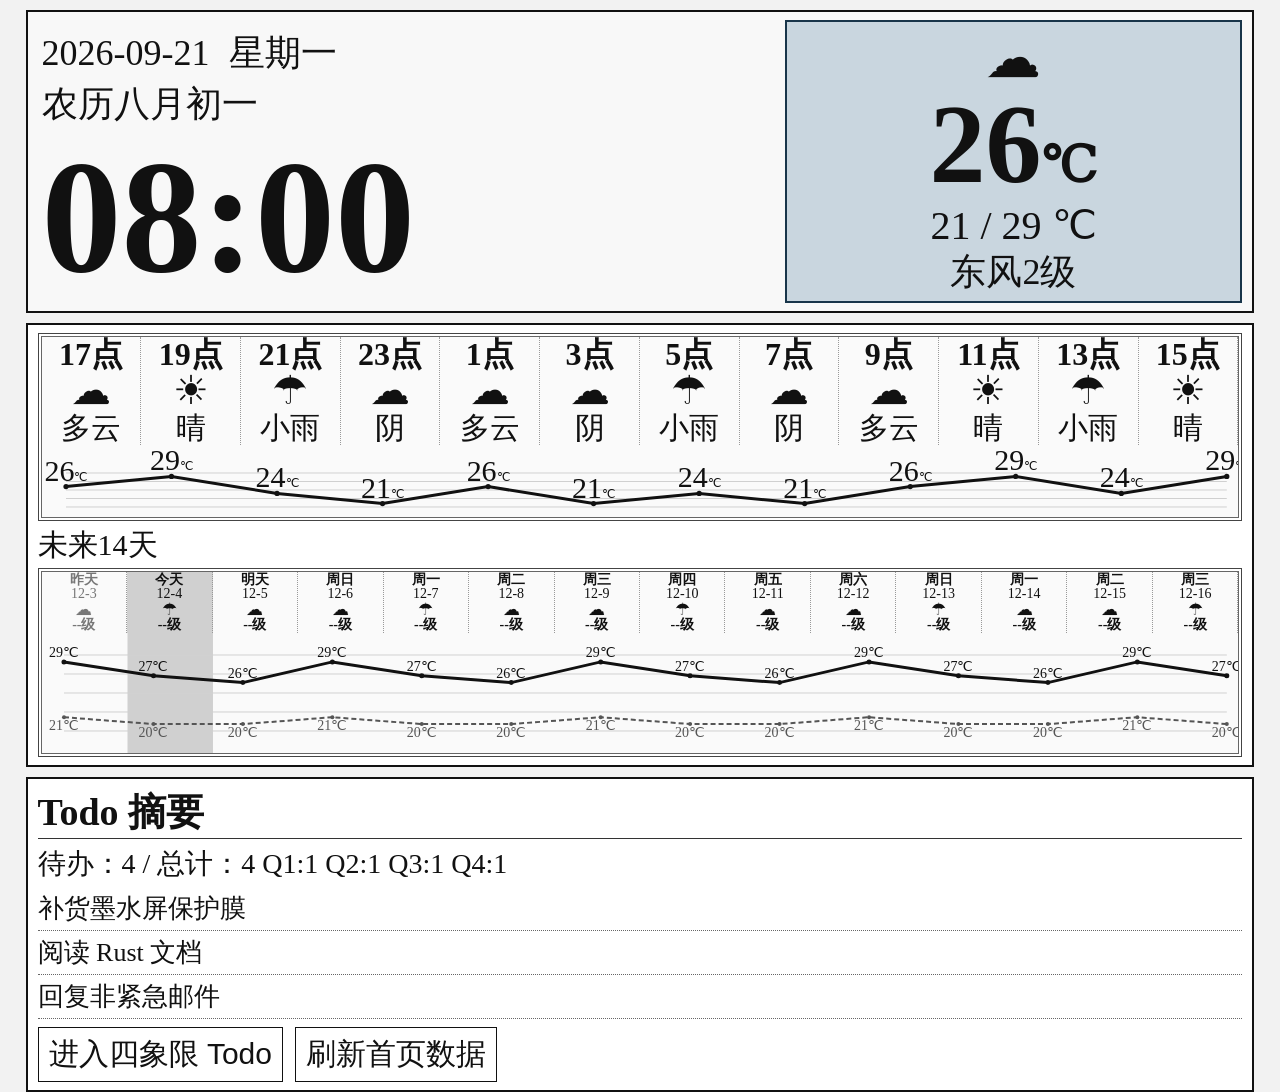
<file: src/content/index.html>
<!DOCTYPE html>
<html>
<head>
  <meta charset="utf-8">
  <meta name="viewport" content="width=device-width, initial-scale=1.0">
  <title>k-home</title>
  <link rel="stylesheet" href="main.css?v=20260922b">
  <script src="js/polyfill.min.js?v=20260922b"></script>
  <script src="js/config.js?v=20260922b"></script>
  <script src="js/sdk.js?v=20260922b"></script>
</head>
<body>
  <div id="dashboardView" class="view active">
    <div class="panel calendar-panel">
      <div class="hero-row">
        <div class="calendar-main">
          <div class="calendar-line">
            <span id="dateText" class="date-text">0000-00-00</span>
            <span id="weekdayText">星期一</span>
            <span id="lunarText" class="lunar-text">农历八月初一</span>
          </div>
          <div id="clockText" class="clock-text">00:00</div>
        </div>
        <div class="weather-hero-card">
          <div id="weatherHeroIcon" class="weather-hero-icon">☀</div>
          <div class="weather-hero-temp-line"><span id="weatherHeroTemp" class="weather-hero-temp">--</span><span class="weather-hero-unit">℃</span></div>
          <div id="weatherHeroRange" class="weather-hero-range">-- / -- ℃</div>
          <div id="weatherHeroWind" class="weather-hero-wind">--</div>
        </div>
      </div>
    </div>

    <div class="panel weather-panel">
      <div class="weather-24-chart-wrap">
        <div id="weather24Head" class="weather-24-head-grid"></div>
        <div id="weather24Chart" class="weather-24-chart"></div>
      </div>

      <div class="sub-title">未来14天</div>
      <div class="weather-15-chart-wrap">
        <div id="weather15Head" class="weather-15-head-grid"></div>
        <div id="weather15Chart" class="weather-15-chart"></div>
      </div>
    </div>

    <div class="panel todo-summary-panel">
      <div class="section-title">Todo 摘要</div>
      <div id="todoSummaryText" class="todo-summary-text">待办：0</div>
      <ul id="todoPreviewList" class="todo-preview-list"></ul>
      <button id="openTodoBtn" class="action-btn">进入四象限 Todo</button>
      <button id="refreshBtn" class="action-btn">刷新首页数据</button>
    </div>
  </div>

  <div id="boardView" class="view">
    <div class="header">四象限 Todo
      <button id="backHomeBtn" class="header-btn">返回首页</button>
    </div>
    <div class="plane-wrap">
      <div class="axis axis-x"></div>
      <div class="axis axis-y"></div>
      <div class="origin">O</div>
      <div class="axis-label x-pos">紧急 +</div>
      <div class="axis-label x-neg">紧急 -</div>
      <div class="axis-label y-pos">重要 +</div>
      <div class="axis-label y-neg">重要 -</div>

      <div class="quadrant q2-box">
        <div class="q-title">不紧急但重要</div>
        <ul id="q2" class="todo-list"></ul>
      </div>

      <div class="quadrant q1-box">
        <div class="q-title">紧急且重要</div>
        <ul id="q1" class="todo-list"></ul>
      </div>

      <div class="quadrant q4-box">
        <div class="q-title">不紧急且不重要</div>
        <ul id="q4" class="todo-list"></ul>
      </div>

      <div class="quadrant q3-box">
        <div class="q-title">紧急但不重要</div>
        <ul id="q3" class="todo-list"></ul>
      </div>
    </div>
    <div id="statusBar" class="status">初始化中...</div>
  </div>

  <script src="main.js?v=20260922b"></script>
</body>
</html>
</file>
<file: src/content/main.css>
html, body {
  margin: 0;
  padding: 0;
  background: #f2f2f2;
  color: #111;
  font-family: serif;
  height: 100%;
}

.view {
  display: none;
  width: 100%;
  min-height: 100%;
}

.view.active {
  display: block;
}

.panel {
  width: 96%;
  margin: 10px auto;
  border: 2px solid #111;
  background: #fff;
  box-sizing: border-box;
  padding: 8px 10px;
}

.calendar-panel {
  text-align: left;
  background: #f8f8f8;
}

.date-text {
  display: inline-block;
  font-size: 36px;
  line-height: 1;
  margin-right: 10px;
  vertical-align: baseline;
}

.clock-text {
  display: block;
  width: 100%;
  margin: 0;
  white-space: nowrap;
  font-size: 160px;
  line-height: 1;
  font-weight: bold;
}

.calendar-line {
  margin-top: 2px;
  margin-bottom: 8px;
  font-size: 36px;
  white-space: nowrap;
  text-align: left;
}

.lunar-text {
  display: block;
  margin-left: 0;
  margin-top: 2px;
}

.section-title {
  font-size: 38px;
  font-weight: bold;
  border-bottom: 1px solid #333;
  margin-bottom: 6px;
}

.sub-title {
  font-size: 30px;
  margin: 4px 0 2px;
}

.hero-row {
  display: table;
  width: 100%;
}

.calendar-main {
  display: table-cell;
  width: 62%;
  vertical-align: middle;
  padding-left: 4px;
}

.weather-hero-card {
  display: table-cell;
  width: 38%;
  vertical-align: middle;
  border: 2px solid #18354a;
  background: #c9d6df;
  text-align: center;
  padding: 8px 6px;
}

.weather-hero-icon {
  font-size: 56px;
  line-height: 1;
}

.weather-hero-temp-line {
  white-space: nowrap;
  margin-top: 2px;
}

.weather-hero-temp {
  font-size: 112px;
  line-height: 1;
  font-weight: bold;
}

.weather-hero-unit {
  font-size: 50px;
  line-height: 1;
  font-weight: bold;
  vertical-align: baseline;
}

.weather-hero-range {
  font-size: 40px;
  line-height: 1.1;
  margin-top: 4px;
  white-space: nowrap;
}

.weather-hero-wind {
  font-size: 36px;
  line-height: 1.15;
  margin-top: 4px;
  white-space: nowrap;
}

.weather-now-wrap {
  border: 1px solid #444;
  background: #f8f8f8;
  padding: 4px;
  margin-bottom: 3px;
}

.weather-now-main {
  font-size: 66px;
  line-height: 1;
  font-weight: bold;
  border-bottom: 1px dotted #666;
  padding-bottom: 1px;
}

.weather-now-meta {
  font-size: 24px;
  line-height: 1.25;
  margin-top: 2px;
}

.metric-label,
.metric-unit {
  font-size: 0.8em;
}

.metric-value {
  font-size: 1em;
  font-weight: bold;
}

.weather-24-grid {
  list-style: none;
  margin: 0;
  padding: 0;
  border: 1px solid #444;
  background: #fff;
  white-space: nowrap;
  overflow: hidden;
}

.weather-24-item {
  display: inline-block;
  width: 4.1666%;
  box-sizing: border-box;
  border-right: 1px dotted #777;
  border-bottom: 0;
  padding: 1px 0;
  text-align: center;
  vertical-align: top;
}

.weather-time-col,
.weather-icon-col,
.weather-text-col,
.weather-temp-col,
.weather-wind-col {
  display: block;
}

.weather-time-col {
  width: auto;
  font-size: 14px;
  line-height: 1.1;
}

.weather-icon-col {
  width: auto;
  text-align: center;
  font-size: 14px;
  line-height: 1.1;
}

.weather-text-col {
  width: auto;
  font-size: 14px;
  line-height: 1.1;
  font-weight: bold;
}

.weather-temp-col {
  width: auto;
  text-align: center;
  line-height: 1.1;
}

.weather-wind-col {
  width: auto;
  text-align: center;
  font-size: 14px;
  line-height: 1.05;
  font-weight: bold;
  margin-top: 2px;
}

.weather-wind-dir,
.weather-wind-scale {
  display: block;
}

.weather-wind-scale {
  font-size: 14px;
  font-weight: bold;
}

.weather-wind-scale-num {
  font-size: 14px;
  font-weight: bold;
}

.weather-wind-scale-unit {
  font-size: 14px;
  font-weight: normal;
}

.weather-24-item .weather-temp {
  font-size: 14px;
  line-height: 1;
}

.weather-24-item .metric-unit {
  font-size: 14px;
}

.weather-temp {
  font-size: 30px;
  font-weight: bold;
}

.weather-24-chart-wrap {
  border: 1px solid #444;
  background: #fff;
  padding: 2px;
}

.weather-24-head-grid {
  border: 1px solid #666;
  border-bottom: 0;
  white-space: nowrap;
  overflow: hidden;
  background: #fafafa;
}

.weather-24-head-item {
  display: inline-block;
  box-sizing: border-box;
  border-right: 1px dotted #999;
  text-align: center;
  vertical-align: top;
  padding: 1px 0;
}

.weather-24-head-time {
  display: block;
  font-size: 32px;
  line-height: 1;
  font-weight: bold;
}

.weather-24-head-icon {
  display: block;
  font-size: 40px;
  line-height: 1;
  margin-top: 1px;
}

.weather-24-head-text {
  display: block;
  font-size: 30px;
  line-height: 1.1;
}

.weather-24-chart {
  height: 72px;
  border: 1px solid #666;
  border-top: 0;
  background: #fafafa;
}

.home-list,
.todo-preview-list {
  list-style: none;
  margin: 0;
  padding: 0;
}

.home-item,
.todo-preview-item {
  border-bottom: 1px dotted #666;
  padding: 4px 0;
  font-size: 26px;
}

.weather-15-chart-wrap {
  border: 1px solid #444;
  background: #fff;
  padding: 2px;
}

.weather-15-head-grid {
  border: 1px solid #666;
  border-bottom: 0;
  white-space: nowrap;
  overflow: hidden;
  background: #fafafa;
}

.weather-15-head-item {
  display: inline-block;
  width: 7.1428%;
  box-sizing: border-box;
  border-right: 1px dotted #999;
  text-align: center;
  vertical-align: top;
  padding: 1px 0;
}

.weather-15-head-item-yesterday {
  background: transparent;
  color: #777;
}

.weather-15-head-item-today {
  background: #d0d0d0;
  color: #111;
}

.weather-15-head-day {
  display: block;
  font-size: 14px;
  font-weight: bold;
  line-height: 1;
}

.weather-15-head-date {
  display: block;
  font-size: 14px;
  line-height: 1;
}

.weather-15-head-icon {
  display: block;
  font-size: 17px;
  line-height: 1;
}

.weather-15-head-wind {
  display: block;
  font-size: 14px;
  font-weight: bold;
  line-height: 1;
}

.weather-15-chart {
  height: 120px;
  border: 1px solid #666;
  border-top: 0;
  background: #fafafa;
}

.todo-summary-text {
  font-size: 28px;
  margin-bottom: 4px;
}

.action-btn {
  font-size: 30px;
  border: 1px solid #111;
  background: #fff;
  color: #111;
  padding: 6px 10px;
  margin-right: 8px;
  margin-top: 8px;
}

.header {
  font-size: 34px;
  font-weight: bold;
  text-align: center;
  padding: 8px 0 10px;
  border-bottom: 2px solid #111;
  position: relative;
}

.header-btn {
  position: absolute;
  right: 8px;
  top: 6px;
  font-size: 26px;
  border: 1px solid #111;
  background: #fff;
  color: #111;
  padding: 4px 10px;
}

.plane-wrap {
  position: relative;
  width: 96%;
  min-height: 992px;
  height: 1120px;
  margin: 8px auto 0;
  border: 2px solid #111;
  background: #f8f8f8;
}

.axis {
  position: absolute;
  background: #111;
  z-index: 3;
}

.axis-x {
  left: 0;
  top: 50%;
  width: 100%;
  height: 2px;
}

.axis-y {
  left: 50%;
  top: 0;
  width: 2px;
  height: 100%;
}

.origin {
  display: none;
  position: absolute;
  left: 50%;
  top: 50%;
  margin-left: 5px;
  margin-top: 5px;
  font-size: 14px;
  font-weight: bold;
  z-index: 4;
}

.axis-label {
  position: absolute;
  font-size: 34px;
  font-weight: bold;
  z-index: 4;
  background: #f8f8f8;
  padding: 0 3px;
}

.x-pos {
  right: 6px;
  top: 50%;
  margin-top: -18px;
}

.x-neg {
  left: 6px;
  top: 50%;
  margin-top: -18px;
}

.y-pos {
  right: 50%;
  top: 6px;
  margin-right: 6px;
  text-align: right;
}

.y-neg {
  right: 50%;
  bottom: 6px;
  margin-right: 6px;
  text-align: right;
}

.quadrant {
  position: absolute;
  width: 50%;
  height: 50%;
  box-sizing: border-box;
  padding: 12px 12px 8px 12px;
  z-index: 2;
}

.q1-box {
  right: 0;
  top: 0;
}

.q2-box {
  left: 0;
  top: 0;
  background: #d9d9d9;
}

.q3-box {
  right: 0;
  bottom: 0;
  background: #d9d9d9;
}

.q4-box {
  left: 0;
  bottom: 0;
  background: #b3b3b3;
}

.q-title {
  font-size: 40px;
  font-weight: bold;
  border-bottom: 1px solid #666;
  padding-bottom: 4px;
}

.todo-list {
  list-style: none;
  margin: 4px 0 0 0;
  padding: 0;
}

.todo-item {
  border-bottom: 1px dotted #777;
  padding: 8px 0;
  font-size: 34px;
}

.todo-title {
  display: inline-block;
  width: 68%;
}

.todo-btn {
  float: right;
  font-size: 28px;
  padding: 4px 10px;
  border: 1px solid #111;
  background: #fff;
  color: #111;
}

.status {
  display: none;
  width: 96%;
  margin: 6px auto 8px;
  border: 1px solid #111;
  font-size: 28px;
  padding: 8px 10px;
  background: #fff;
}
</file>
